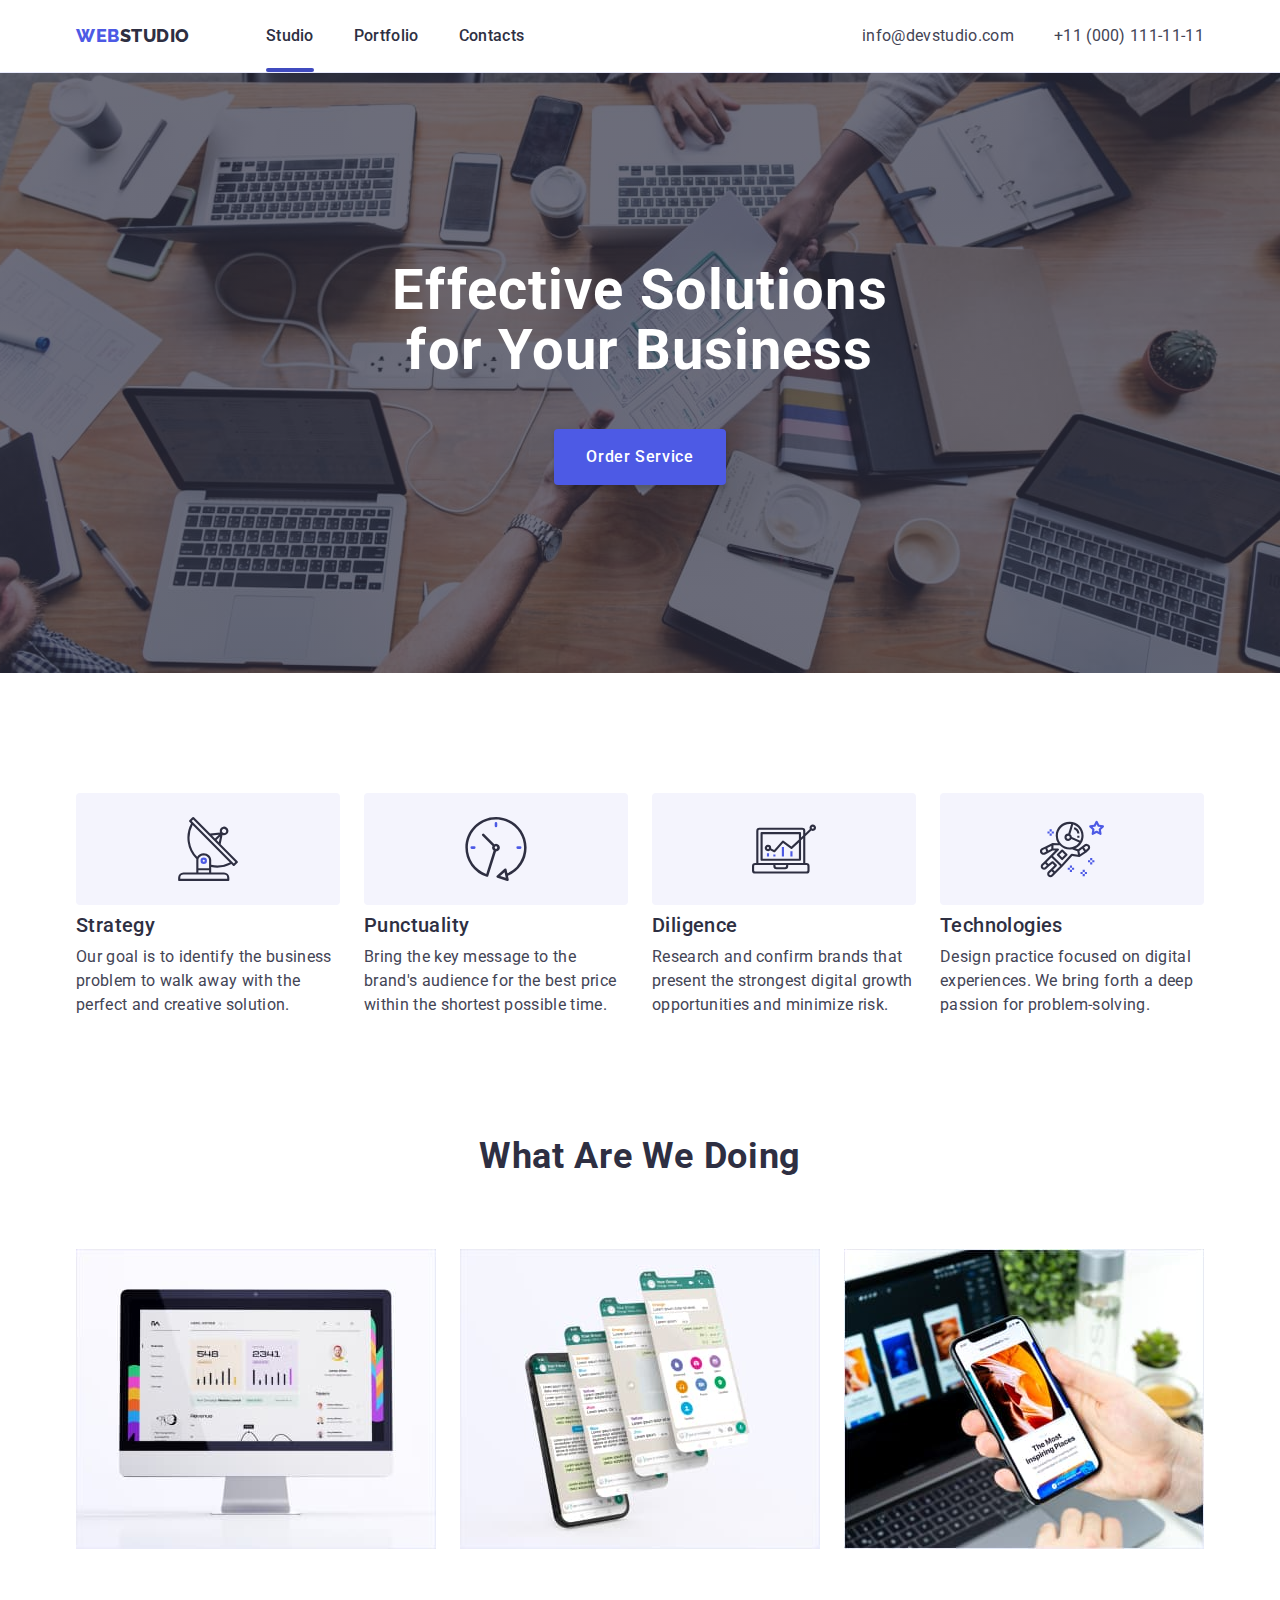
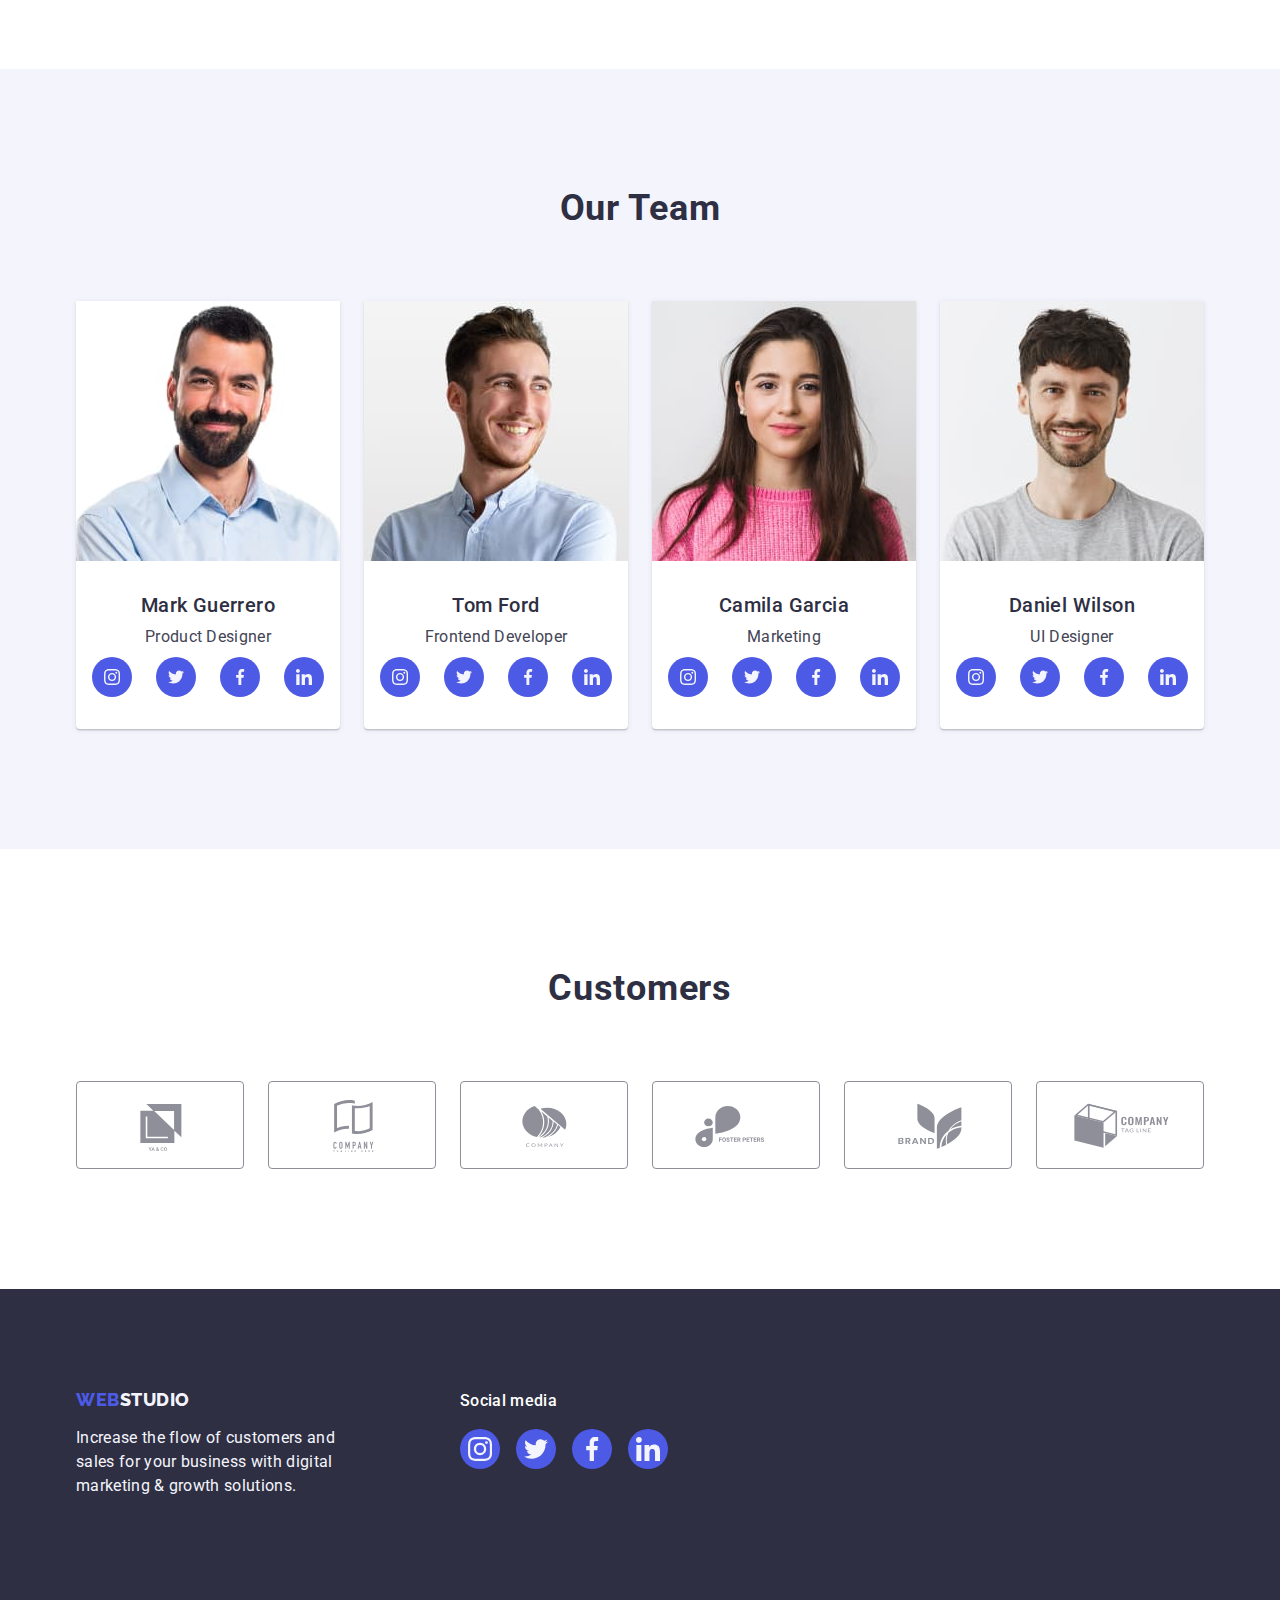
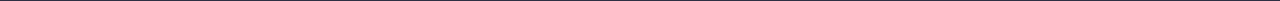
<file: index.html>
<!DOCTYPE html>
<html lang="en">
  <head>
    <meta charset="UTF-8" />
    <meta http-equiv="X-UA-Compatible" content="IE=edge" />
    <meta name="viewport" content="width=device-width, initial-scale=1.0" />
    <link rel="preconnect" href="https://fonts.googleapis.com" />
    <link rel="preconnect" href="https://fonts.gstatic.com" crossorigin />
    <link
      href="https://fonts.googleapis.com/css2?family=Raleway:wght@800&family=Roboto:wght@400;500;700;900&display=swap"
      rel="stylesheet"
    />
    <link
      rel="stylesheet"
      href="https://cdn.jsdelivr.net/npm/modern-normalize@1.1.0/modern-normalize.min.css"
    />
    <link rel="stylesheet" href="./css/styles.css" />
    <title>Main Page</title>
  </head>
  <body>
    <!-- Top line -->
    <header class="border">
      <div class="container header-container">
        <nav class="header-flex">
          <a href="./index.html" class="logo link"
            >Web<span class="logo-studio">Studio</span></a
          >
          <ul class="list nav-flex">
            <li>
              <a href="./index.html" class="header-nav link current">Studio</a>
            </li>
            <li>
              <a href="./portfolio.html" class="header-nav link">Portfolio</a>
            </li>
            <li>
              <a href="" class="header-nav link">Contacts</a>
            </li>
          </ul>
        </nav>
        <address class="address">
          <ul class="adress-flex list">
            <li>
              <a href="mailto:info@devstudio.com" class="address link"
                >info@devstudio.com</a
              >
            </li>
            <li>
              <a href="tel:+110001111111" class="address link"
                >+11 (000) 111-11-11</a
              >
            </li>
          </ul>
        </address>
      </div>
    </header>
    <main>
      <!-- Hero image -->
      <section class="hero-section">
        <div class="container hero-box">
          <h1 class="hero-title">Effective Solutions for Your Business</h1>
          <button class="hero-button" type="button" data-modal-open>
            Order Service
          </button>
        </div>
      </section>

      <!-- Section-1 -->
      <section class="section-conteiner">
        <div class="container">
          <h2 class="visualy-hidden title">About us</h2>
          <ul class="flex-list list">
            <li class="flex-list-section">
              <div class="section-icons">
                <svg width="64" height="64">
                  <use href="./images/icons.svg#icon-antenna"></use>
                </svg>
              </div>
              <h3 class="section-title">Strategy</h3>
              <p class="section-text">
                Our goal is to identify the business problem to walk away with
                the perfect and creative solution.
              </p>
            </li>
            <li class="flex-list-section">
              <div class="section-icons">
                <svg width="64" height="64">
                  <use href="./images/icons.svg#icon-clock"></use>
                </svg>
              </div>
              <h3 class="section-title">Punctuality</h3>
              <p class="section-text">
                Bring the key message to the brand's audience for the best price
                within the shortest possible time.
              </p>
            </li>
            <li class="flex-list-section">
              <div class="section-icons">
                <svg width="64" height="64">
                  <use href="./images/icons.svg#icon-diagram"></use>
                </svg>
              </div>
              <h3 class="section-title">Diligence</h3>
              <p class="section-text">
                Research and confirm brands that present the strongest digital
                growth opportunities and minimize risk.
              </p>
            </li>
            <li class="flex-list-section">
              <div class="section-icons">
                <svg width="64" height="64">
                  <use href="./images/icons.svg#icon-astronaut"></use>
                </svg>
              </div>
              <h3 class="section-title">Technologies</h3>
              <p class="section-text">
                Design practice focused on digital experiences. We bring forth a
                deep passion for problem-solving.
              </p>
            </li>
          </ul>
        </div>
      </section>
      <!-- Section 2 -->
      <section class="container-section">
        <div class="container">
          <h2 class="title-style">What are we doing</h2>
          <ul class="flex-imag list">
            <li class="container-img">
              <img src="./images/rectangle71.jpg" alt="monitor" width="360" />
            </li>
            <li class="container-img">
              <img
                src="./images/rectangle711.jpg"
                alt="telephones"
                width="360"
              />
            </li>
            <li class="container-img">
              <img src="./images/rectangle712.jpg" alt="telephon" width="360" />
            </li>
          </ul>
        </div>
      </section>
      <!-- Section 3 -->
      <section class="backgroun-color-section">
        <div class="container">
          <h2 class="title-style-section">Our Team</h2>
          <ul class="card-set list">
            <li class="card-style">
              <img src="./images/img.jpg" alt="Mark Guerrero" width="264" />
              <div class="card-prof">
                <h3 class="title-style-name">Mark Guerrero</h3>
                <p class="text-style-section">Product Designer</p>
                <ul class="socials list">
                  <li class="socials-item">
                    <a
                      class="socials-link link"
                      href="https.//instagram.com"
                      target="_blank"
                      rel="noopener noreferrer"
                      aria-label="instagram icon"
                    >
                      <svg class="socials-icon" width="16" height="16">
                        <use href="./images/icons.svg#icon-instagram"></use>
                      </svg>
                    </a>
                  </li>
                  <li class="socials-item">
                    <a
                      class="socials-link link"
                      href="https.//twitter.com"
                      target="_blank"
                      rel="noopener noreferrer"
                      aria-label="twitter icon"
                      ><svg class="socials-icon" width="16" height="16">
                        <use href="./images/icons.svg#icon-twitter"></use>
                      </svg>
                    </a>
                  </li>
                  <li class="socials-item">
                    <a
                      class="socials-link link"
                      href="https.//facebook.com"
                      target="_blank"
                      rel="noopener noreferrer"
                      aria-label="facebook icon"
                      ><svg class="socials-icon" width="16" height="16">
                        <use href="./images/icons.svg#icon-facebook"></use>
                      </svg>
                    </a>
                  </li>
                  <li class="socials-item">
                    <a
                      class="socials-link link"
                      href="https.//linkedin.com"
                      target="_blank"
                      rel="noopener noreferrer"
                      aria-label="linkedin icon"
                      ><svg class="socials-icon" width="16" height="16">
                        <use href="./images/icons.svg#icon-linkedin"></use>
                      </svg>
                    </a>
                  </li>
                </ul>
              </div>
            </li>
            <li class="card-style">
              <img src="./images/img1.jpg" alt="Tom Ford" width="264" />
              <div class="card-prof">
                <h3 class="title-style-name">Tom Ford</h3>
                <p class="text-style-section">Frontend Developer</p>
                <ul class="socials list">
                  <li class="socials-item">
                    <a
                      class="socials-link link"
                      href="https.//instagram.com"
                      target="_blank"
                      rel="noopener noreferrer"
                      aria-label="instagram icon"
                    >
                      <svg class="socials-icon" width="16" height="16">
                        <use href="./images/icons.svg#icon-instagram"></use>
                      </svg>
                    </a>
                  </li>
                  <li class="socials-item">
                    <a
                      class="socials-link link"
                      href="https.//twitter.com"
                      target="_blank"
                      rel="noopener noreferrer"
                      aria-label="twitter icon"
                      ><svg class="socials-icon" width="16" height="16">
                        <use href="./images/icons.svg#icon-twitter"></use>
                      </svg>
                    </a>
                  </li>
                  <li class="socials-item">
                    <a
                      class="socials-link link"
                      href="https.//facebook.com"
                      target="_blank"
                      rel="noopener noreferrer"
                      aria-label="facebook icon"
                      ><svg class="socials-icon" width="16" height="16">
                        <use href="./images/icons.svg#icon-facebook"></use>
                      </svg>
                    </a>
                  </li>
                  <li class="socials-item">
                    <a
                      class="socials-link link"
                      href="https.//linkedin.com"
                      target="_blank"
                      rel="noopener noreferrer"
                      aria-label="linkedin icon"
                      ><svg class="socials-icon" width="16" height="16">
                        <use href="./images/icons.svg#icon-linkedin"></use>
                      </svg>
                    </a>
                  </li>
                </ul>
              </div>
            </li>
            <li class="card-style">
              <img src="./images/img2.jpg" alt="Camila Garcia" width="264" />
              <div class="card-prof">
                <h3 class="title-style-name">Camila Garcia</h3>
                <p class="text-style-section">Marketing</p>
                <ul class="socials list">
                  <li class="socials-item">
                    <a
                      class="socials-link link"
                      href="https.//instagram.com"
                      target="_blank"
                      rel="noopener noreferrer"
                      aria-label="instagram icon"
                    >
                      <svg class="socials-icon" width="16" height="16">
                        <use href="./images/icons.svg#icon-instagram"></use>
                      </svg>
                    </a>
                  </li>
                  <li class="socials-item">
                    <a
                      class="socials-link link"
                      href="https.//twitter.com"
                      target="_blank"
                      rel="noopener noreferrer"
                      aria-label="twitter icon"
                      ><svg class="socials-icon" width="16" height="16">
                        <use href="./images/icons.svg#icon-twitter"></use>
                      </svg>
                    </a>
                  </li>
                  <li class="socials-item">
                    <a
                      class="socials-link link"
                      href="https.//facebook.com"
                      target="_blank"
                      rel="noopener noreferrer"
                      aria-label="facebook icon"
                      ><svg class="socials-icon" width="16" height="16">
                        <use href="./images/icons.svg#icon-facebook"></use>
                      </svg>
                    </a>
                  </li>
                  <li class="socials-item">
                    <a
                      class="socials-link link"
                      href="https.//linkedin.com"
                      target="_blank"
                      rel="noopener noreferrer"
                      aria-label="linkedin icon"
                      ><svg class="socials-icon" width="16" height="16">
                        <use href="./images/icons.svg#icon-linkedin"></use>
                      </svg>
                    </a>
                  </li>
                </ul>
              </div>
            </li>
            <li class="card-style">
              <img src="./images/img3.jpg" alt="Daniel Wilson" width="264" />
              <div class="card-prof">
                <h3 class="title-style-name">Daniel Wilson</h3>
                <p class="text-style-section">UI Designer</p>
                <ul class="socials list">
                  <li class="socials-item">
                    <a
                      class="socials-link link"
                      href="https.//instagram.com"
                      target="_blank"
                      rel="noopener noreferrer"
                      aria-label="instagram icon"
                    >
                      <svg class="socials-icon" width="16" height="16">
                        <use href="./images/icons.svg#icon-instagram"></use>
                      </svg>
                    </a>
                  </li>
                  <li class="socials-item">
                    <a
                      class="socials-link link"
                      href="https.//twitter.com"
                      target="_blank"
                      rel="noopener noreferrer"
                      aria-label="twitter icon"
                      ><svg class="socials-icon" width="16" height="16">
                        <use href="./images/icons.svg#icon-twitter"></use>
                      </svg>
                    </a>
                  </li>
                  <li class="socials-item">
                    <a
                      class="socials-link link"
                      href="https.//facebook.com"
                      target="_blank"
                      rel="noopener noreferrer"
                      aria-label="facebook icon"
                      ><svg class="socials-icon" width="16" height="16">
                        <use href="./images/icons.svg#icon-facebook"></use>
                      </svg>
                    </a>
                  </li>
                  <li class="socials-item">
                    <a
                      class="socials-link link"
                      href="https.//linkedin.com"
                      target="_blank"
                      rel="noopener noreferrer"
                      aria-label="linkedin icon"
                      ><svg class="socials-icon" width="16" height="16">
                        <use href="./images/icons.svg#icon-linkedin"></use>
                      </svg>
                    </a>
                  </li>
                </ul>
              </div>
            </li>
          </ul>
        </div>
      </section>
      <!-- Section-4  -->
      <section class="backgroun-section">
        <div class="container">
          <h2 class="title-icon">Customers</h2>
          <ul class="list container-icon">
            <li class="link-icon">
              <a
                class="compani-link link"
                href=""
                target="_blank"
                rel="noopener noreferrer"
                aria-label="linkedin icon"
                ><svg class="compani-icon" width="104" height="56">
                  <use href="./images/icons.svg#icon-Logo-1"></use>
                </svg>
              </a>
            </li>
            <li class="link-icon">
              <a
                class="compani-link link"
                href="https.//linkedin.com"
                target="_blank"
                rel="noopener noreferrer"
                aria-label="linkedin icon"
                ><svg class="compani-icon" width="104" height="56">
                  <use href="./images/icons.svg#icon-Logo-2"></use>
                </svg>
              </a>
            </li>
            <li class="link-icon">
              <a
                class="compani-link link"
                href="https.//linkedin.com"
                target="_blank"
                rel="noopener noreferrer"
                aria-label="linkedin icon"
                ><svg class="compani-icon" width="104" height="56">
                  <use href="./images/icons.svg#icon-Logo-3"></use>
                </svg>
              </a>
            </li>
            <li class="link-icon">
              <a
                class="compani-link link"
                href="https.//linkedin.com"
                target="_blank"
                rel="noopener noreferrer"
                aria-label="linkedin icon"
                ><svg class="compani-icon" width="104" height="56">
                  <use href="./images/icons.svg#icon-Logo-4"></use>
                </svg>
              </a>
            </li>
            <li class="link-icon">
              <a
                class="compani-link link"
                href="https.//linkedin.com"
                target="_blank"
                rel="noopener noreferrer"
                aria-label="linkedin icon"
                ><svg class="compani-icon" width="104" height="56">
                  <use href="./images/icons.svg#icon-Logo-5"></use>
                </svg>
              </a>
            </li>
            <li class="link-icon">
              <a
                class="compani-link link"
                href="https.//linkedin.com"
                target="_blank"
                rel="noopener noreferrer"
                aria-label="linkedin icon"
                ><svg class="compani-icon" width="104" height="56">
                  <use href="./images/icons.svg#icon-Logo-6"></use>
                </svg>
              </a>
            </li>
          </ul>
        </div>
      </section>
    </main>
    <!-- Footer -->
    <footer class="footer">
      <div class="container footer-conteiner">
        <div class="footer-logo">
          <a href="./index.html" class="link logo-footer-item"
            >Web<span class="logo-studio-footer">Studio</span></a
          >
          <p class="text-footer">
            Increase the flow of customers and sales for your business with
            digital marketing & growth solutions.
          </p>
        </div>
        <div class="container-icon-footer">
          <p class="icon-text">Social media</p>
          <ul class="list icon-list-footer">
            <li class="footer-icon">
              <a
                class="link footer-link"
                href="https.//instagram.com"
                target="_blank"
                rel="noopener noreferrer"
                aria-label="instagram icon"
              >
                <svg class="icon-item" width="24" height="24">
                  <use href="./images/icons.svg#icon-instagram"></use>
                </svg>
              </a>
            </li>
            <li class="footer-icon">
              <a
                class="link footer-link"
                href="https.//twitter.com"
                target="_blank"
                rel="noopener noreferrer"
                aria-label="twitter icon"
                ><svg class="icon-item" width="24" height="24">
                  <use href="./images/icons.svg#icon-twitter"></use>
                </svg>
              </a>
            </li>
            <li class="footer-icon">
              <a
                class="link footer-link"
                href="https.//facebook.com"
                target="_blank"
                rel="noopener noreferrer"
                aria-label="facebook icon"
                ><svg class="icon-item" width="24" height="24">
                  <use href="./images/icons.svg#icon-facebook"></use>
                </svg>
              </a>
            </li>
            <li class="footer-icon">
              <a
                class="link footer-link"
                href="https.//linkedin.com"
                target="_blank"
                rel="noopener noreferrer"
                aria-label="linkedin icon"
                ><svg class="icon-item" width="24" height="24">
                  <use href="./images/icons.svg#icon-linkedin"></use>
                </svg>
              </a>
            </li>
          </ul>
        </div>
      </div>
    </footer>
    <!-- Modal window -->
    <div class="bacdrop is-hidden" data-modal>
      <div class="modal">
        <button class="modal-btn" type="button" data-modal-close>
          <svg class="modal-icon" width="8" height="8">
            <use href="./images/icons.svg#icon-Vector"></use>
          </svg>
        </button>
      </div>
    </div>
    <script src="./js/modal.js"></script>
  </body>
</html>
</file>
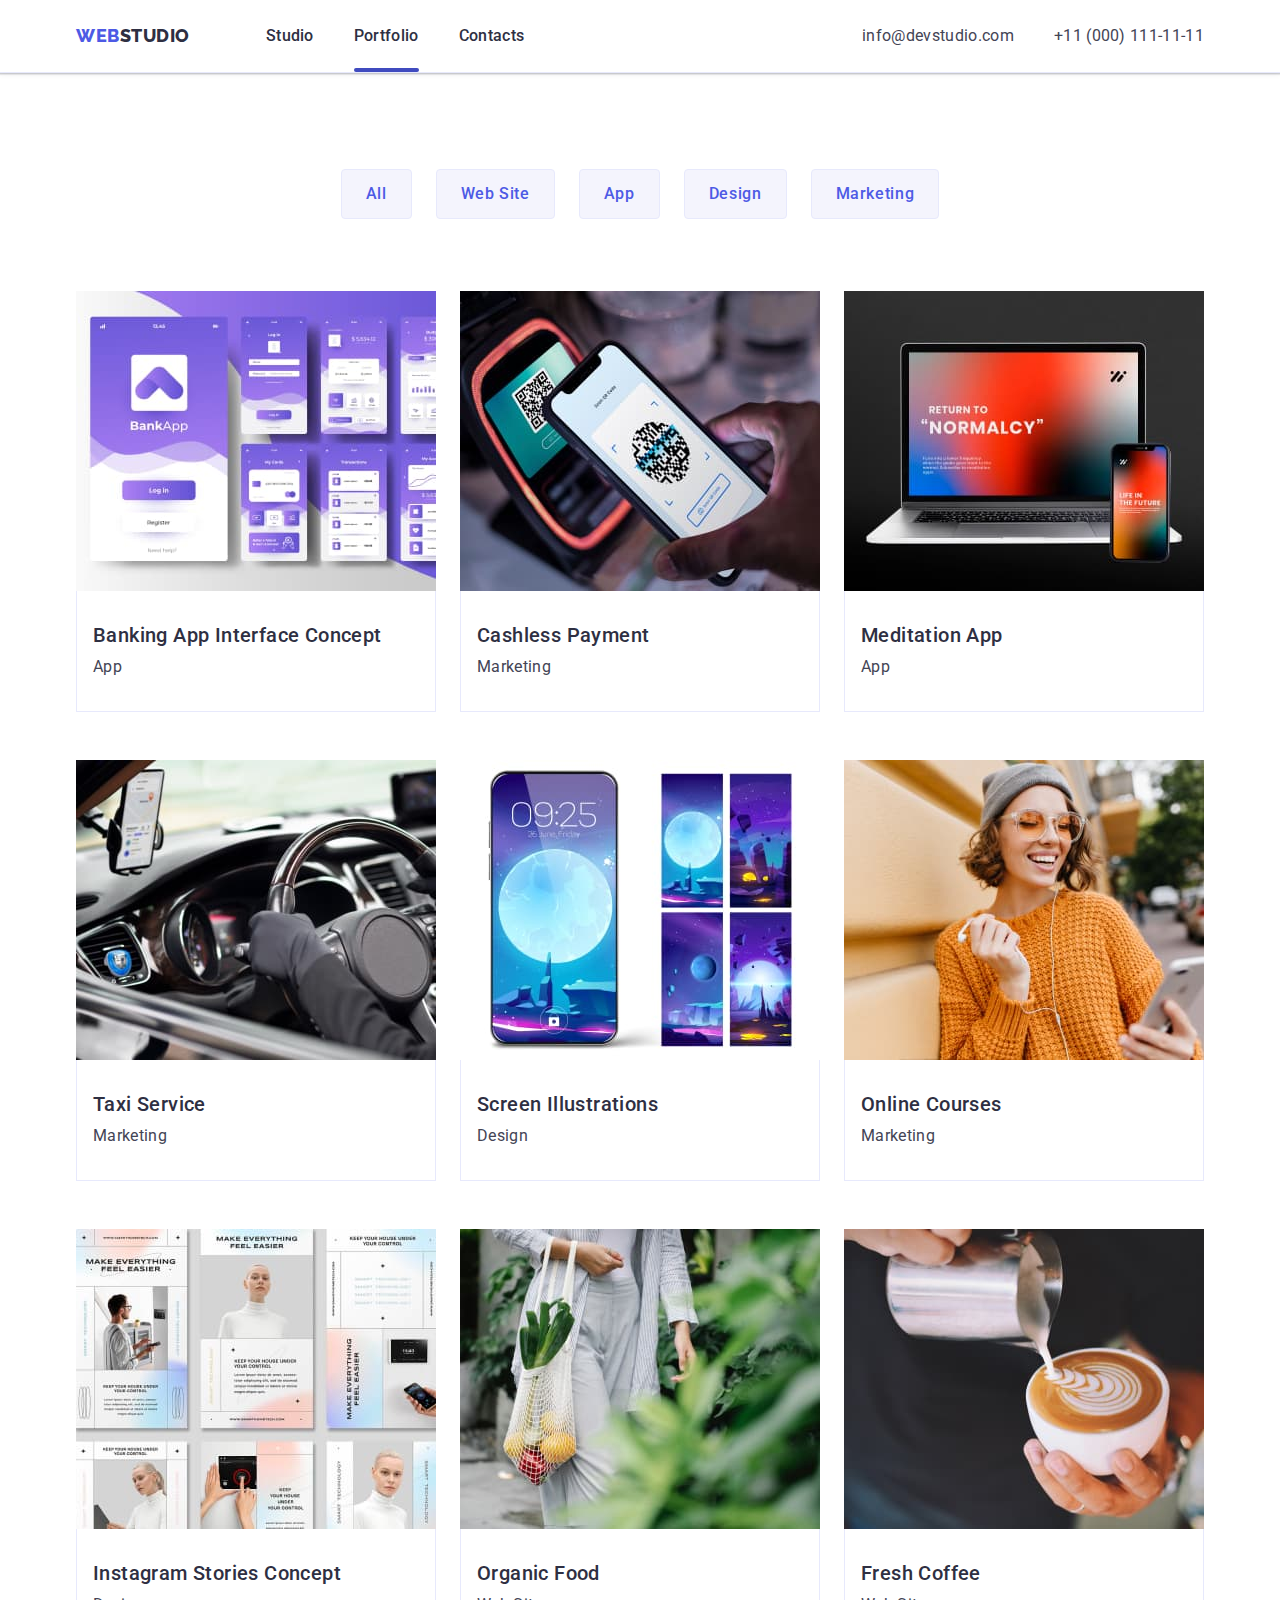
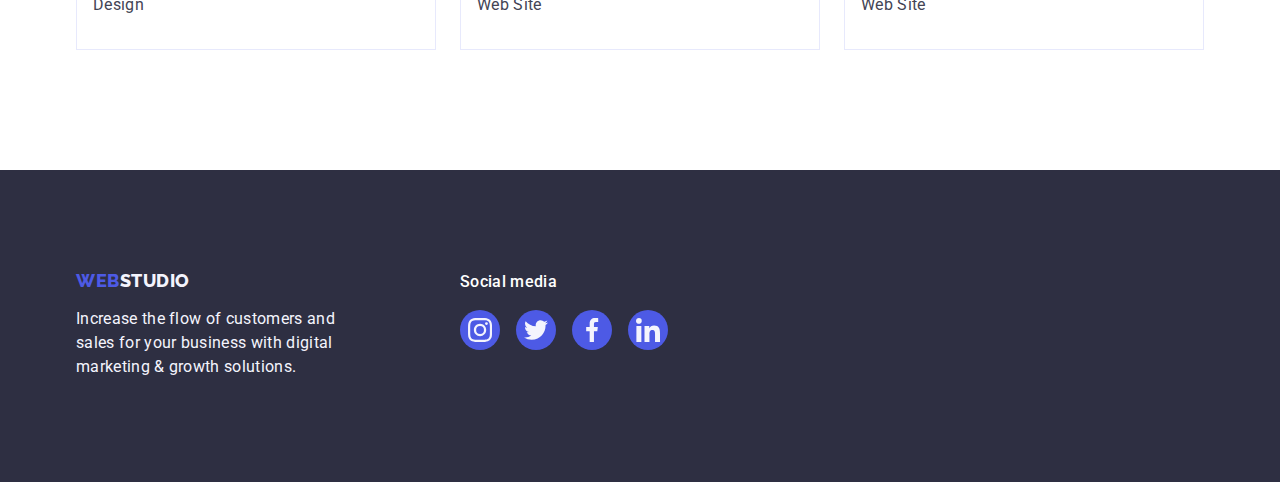
<file: portfolio.html>
<!DOCTYPE html>
<html lang="en">
  <head>
    <meta charset="UTF-8" />
    <meta http-equiv="X-UA-Compatible" content="IE=edge" />
    <meta name="viewport" content="width=device-width, initial-scale=1.0" />
    <link rel="preconnect" href="https://fonts.googleapis.com" />
    <link rel="preconnect" href="https://fonts.gstatic.com" crossorigin />
    <link
      href="https://fonts.googleapis.com/css2?family=Raleway:wght@800&family=Roboto:wght@400;500;700;900&display=swap"
      rel="stylesheet"
    />
    <link
      rel="stylesheet"
      href="https://cdn.jsdelivr.net/npm/modern-normalize@1.1.0/modern-normalize.min.css"
    />
    <link rel="stylesheet" href="./css/styles.css" />
    <title>Portfolio</title>
  </head>
  <body>
    <!-- Top line -->
    <header class="border">
      <div class="container header-container">
        <nav class="header-flex">
          <a href="./index.html" class="logo link"
            >Web<span class="logo-studio">Studio</span></a
          >
          <ul class="list nav-flex">
            <li>
              <a href="./index.html" class="header-nav link">Studio</a>
            </li>
            <li>
              <a href="./portfolio.html" class="header-nav link current"
                >Portfolio</a
              >
            </li>
            <li><a href="" class="header-nav link">Contacts</a></li>
          </ul>
        </nav>
        <address class="address">
          <ul class="adress-flex list">
            <li>
              <a href="mailto:info@devstudio.com" class="address link"
                >info@devstudio.com</a
              >
            </li>
            <li>
              <a href="tel:+110001111111" class="address link"
                >+11 (000) 111-11-11</a
              >
            </li>
          </ul>
        </address>
      </div>
    </header>
    <main>
      <section class="container-main">
        <div class="container">
          <!-- Filters -->

          <h1 class="visualy-hidden title">Navigation links</h1>
          <ul class="filters-flex list">
            <li class="filters-flex-link">
              <button type="button" class="filters link">All</button>
            </li>
            <li class="filters-flex-link">
              <button type="button" class="filters link">Web Site</button>
            </li>
            <li class="filters-flex-link">
              <button type="button" class="filters link">App</button>
            </li>
            <li>
              <button type="button" class="filters link">Design</button>
            </li>
            <li class="filters-flex-link">
              <button type="button" class="filters link">Marketing</button>
            </li>
          </ul>

          <!-- Row 1 -->

          <ul class="flex-gallery list">
            <li class="border-gallery">
              <a href="" class="link gallery-link">
                <div class="label-box">
                  <img
                    src="./images/img_1.jpg"
                    alt="Banking App Interface Concept"
                    width="360"
                    height="300"
                  />
                  <div class="overley">
                    <p class="overley-label">
                      14 Stylish and User-Friendly App Design Concepts · Task
                      Manager App · Calorie Tracker App · Exotic Fruit Ecommerce
                      App · Cloud Storage App
                    </p>
                  </div>
                </div>
                <div class="text-galery">
                  <h2 class="title-row">Banking App Interface Concept</h2>
                  <p class="text-row">App</p>
                </div></a
              >
            </li>
            <li class="border-gallery">
              <a href="" class="link gallery-link">
                <div class="label-box">
                  <img
                    src="./images/img_2.jpg"
                    alt="Cashless Payment"
                    width="360"
                    height="300"
                  />
                  <div class="overley">
                    <p class="overley-label">
                      14 Stylish and User-Friendly App Design Concepts · Task
                      Manager App · Calorie Tracker App · Exotic Fruit Ecommerce
                      App · Cloud Storage App
                    </p>
                  </div>
                </div>
                <div class="text-galery">
                  <h2 class="title-row">Cashless Payment</h2>
                  <p class="text-row">Marketing</p>
                </div></a
              >
            </li>
            <li class="border-gallery">
              <a href="" class="link gallery-link">
                <div class="label-box">
                  <img
                    src="./images/img_3.jpg"
                    alt="Meditation App"
                    width="360"
                    height="300"
                  />
                  <div class="overley">
                    <p class="overley-label">
                      14 Stylish and User-Friendly App Design Concepts · Task
                      Manager App · Calorie Tracker App · Exotic Fruit Ecommerce
                      App · Cloud Storage App
                    </p>
                  </div>
                </div>
                <div class="text-galery">
                  <h2 class="title-row">Meditation App</h2>
                  <p class="text-row">App</p>
                </div></a
              >
            </li>
            <!-- Row 2 -->
            <li class="border-gallery">
              <a href="" class="link gallery-link">
                <div class="label-box">
                  <img
                    src="./images/img_4.jpg"
                    alt="Taxi Service"
                    width="360"
                    height="300"
                  />
                  <div class="overley">
                    <p class="overley-label">
                      14 Stylish and User-Friendly App Design Concepts · Task
                      Manager App · Calorie Tracker App · Exotic Fruit Ecommerce
                      App · Cloud Storage App
                    </p>
                  </div>
                </div>
                <div class="text-galery">
                  <h2 class="title-row">Taxi Service</h2>
                  <p class="text-row">Marketing</p>
                </div></a
              >
            </li>
            <li class="border-gallery">
              <a href="" class="link gallery-link">
                <div class="label-box">
                  <img
                    src="./images/img_5.jpg"
                    alt="Screen Illustrations"
                    width="360"
                    height="300"
                  />
                  <div class="overley">
                    <p class="overley-label">
                      14 Stylish and User-Friendly App Design Concepts · Task
                      Manager App · Calorie Tracker App · Exotic Fruit Ecommerce
                      App · Cloud Storage App
                    </p>
                  </div>
                </div>
                <div class="text-galery">
                  <h2 class="title-row">Screen Illustrations</h2>
                  <p class="text-row">Design</p>
                </div></a
              >
            </li>
            <li class="border-gallery">
              <a href="" class="link gallery-link">
                <div class="label-box">
                  <img
                    src="./images/img_6.jpg"
                    alt="Online Courses"
                    width="360"
                    height="300"
                  />
                  <div class="overley">
                    <p class="overley-label">
                      14 Stylish and User-Friendly App Design Concepts · Task
                      Manager App · Calorie Tracker App · Exotic Fruit Ecommerce
                      App · Cloud Storage App
                    </p>
                  </div>
                </div>
                <div class="text-galery">
                  <h2 class="title-row">Online Courses</h2>
                  <p class="text-row">Marketing</p>
                </div></a
              >
            </li>
            <!-- Row 3 -->
            <li class="border-gallery">
              <a href="" class="link gallery-link">
                <div class="label-box">
                  <img
                    src="./images/img_7.jpg"
                    alt="Instagram Stories Concept"
                    width="360"
                    height="300"
                  />
                  <div class="overley">
                    <p class="overley-label">
                      14 Stylish and User-Friendly App Design Concepts · Task
                      Manager App · Calorie Tracker App · Exotic Fruit Ecommerce
                      App · Cloud Storage App
                    </p>
                  </div>
                </div>
                <div class="text-galery">
                  <h2 class="title-row">Instagram Stories Concept</h2>
                  <p class="text-row">Design</p>
                </div></a
              >
            </li>
            <li class="border-gallery">
              <a href="" class="link gallery-link">
                <div class="label-box">
                  <img
                    src="./images/img_8.jpg"
                    alt="Organic Food"
                    width="360"
                    height="300"
                  />
                  <div class="overley">
                    <p class="overley-label">
                      14 Stylish and User-Friendly App Design Concepts · Task
                      Manager App · Calorie Tracker App · Exotic Fruit Ecommerce
                      App · Cloud Storage App
                    </p>
                  </div>
                </div>
                <div class="text-galery">
                  <h2 class="title-row">Organic Food</h2>
                  <p class="text-row">Web Site</p>
                </div></a
              >
            </li>
            <li class="border-gallery">
              <a href="" class="link gallery-link">
                <div class="label-box">
                  <img
                    src="./images/img_9.jpg"
                    alt="Fresh Coffee"
                    width="360"
                    height="300"
                  />
                  <div class="overley">
                    <p class="overley-label">
                      14 Stylish and User-Friendly App Design Concepts · Task
                      Manager App · Calorie Tracker App · Exotic Fruit Ecommerce
                      App · Cloud Storage App
                    </p>
                  </div>
                </div>
                <div class="text-galery">
                  <h2 class="title-row">Fresh Coffee</h2>
                  <p class="text-row">Web Site</p>
                </div></a
              >
            </li>
          </ul>
        </div>
      </section>
    </main>
    <!-- Footer -->
    <footer class="footer">
      <div class="container footer-conteiner">
        <div class="footer-logo">
          <a href="./index.html" class="link logo-footer-item"
            >Web<span class="logo-studio-footer">Studio</span></a
          >
          <p class="text-footer">
            Increase the flow of customers and sales for your business with
            digital marketing & growth solutions.
          </p>
        </div>
        <div class="container-icon-footer">
          <p class="icon-text">Social media</p>
          <ul class="list icon-list-footer">
            <li class="footer-icon">
              <a
                class="link footer-link"
                href="https.//instagram.com"
                target="_blank"
                rel="noopener noreferrer"
                aria-label="instagram icon"
              >
                <svg class="" width="24" height="24">
                  <use href="./images/icons.svg#icon-instagram"></use>
                </svg>
              </a>
            </li>
            <li>
              <a
                class="link footer-link"
                href="https.//twitter.com"
                target="_blank"
                rel="noopener noreferrer"
                aria-label="twitter icon"
                ><svg class="" width="24" height="24">
                  <use href="./images/icons.svg#icon-twitter"></use>
                </svg>
              </a>
            </li>
            <li>
              <a
                class="link footer-link"
                href="https.//facebook.com"
                target="_blank"
                rel="noopener noreferrer"
                aria-label="facebook icon"
                ><svg class="" width="24" height="24">
                  <use href="./images/icons.svg#icon-facebook"></use>
                </svg>
              </a>
            </li>
            <li>
              <a
                class="link footer-link"
                href="https.//linkedin.com"
                target="_blank"
                rel="noopener noreferrer"
                aria-label="linkedin icon"
                ><svg class="" width="24" height="24">
                  <use href="./images/icons.svg#icon-linkedin"></use>
                </svg>
              </a>
            </li>
          </ul>
        </div>
      </div>
    </footer>
  </body>
</html>
</file>
<file: css/styles.css>
:root {
  /* color  */
  --color-iris: #4d5ae5;
  --color-ocean: #404bbf;
  --color-navy-blue: #2e2f42;
  --color-green: #31d0aa;
  --color-slate: #434455;
  --color-light-slate: #8e8f99;
  --color-cornflower: #e7e9fc;
  --color-cloud: #f4f4fd;
  --color-navy-blue-modal: #2e2f42;
  --color-grey: #2e2f42;
  --color-white: #ffffff;
  --color-dairy: #fcfcfc;
  /* TYPE  */
  --primary-front: "Roboto", sans-serif;
  --logo-font: "Raleway", sans-serif;
}
h1,
h2,
h3,
p,
ul {
  margin: 0;
  padding: 0px;
}
img {
  display: block;
  max-width: 100%;
  height: auto;
}
.link {
  text-decoration: none;
}
.list {
  list-style: none;
  padding: 0;
  margin: 0;
}
body {
  font-family: var(--primary-front);
  color: var(--color-slate);
  background-color: var(--color-white);
}
.container {
  width: 1158px;
  padding: 0px 15px;
  margin: 0 auto;
}

/* Top line header*/
/* logo  */

.header-container {
  display: flex;
  align-items: center;
}
.border {
  border-bottom: 1px solid #e7e9fc;
  box-shadow: 0px 2px 1px rgba(46, 47, 66, 0.08),
    0px 1px 1px rgba(46, 47, 66, 0.16), 0px 1px 6px rgba(46, 47, 66, 0.08);
}

.logo {
  font-family: "Raleway", sans-serif;
  font-weight: 800;
  font-size: 18px;
  line-height: 1.17;
  letter-spacing: 0.03em;
  text-transform: uppercase;

  color: var(--color-iris);
  margin-right: 76px;
  padding: 0px;
  flex: start;
}

.logo-studio {
  color: var(--color-navy-blue);
}

.nav-flex {
  display: flex;
  gap: 40px;
  padding-top: 24px;
  padding-bottom: 24px;
}

.header-flex {
  display: flex;
  align-items: center;
  margin-right: auto;
}

.header-nav {
  font-family: var(--primary-front);
  font-weight: 500;
  font-size: 16px;
  line-height: 1.5;
  letter-spacing: 0.02em;

  color: var(--color-navy-blue);
  padding: 24px 0;
  position: relative;

  transition-property: color;
  transition-duration: 250ms;
  transition-timing-function: cubic-bezier(0.4, 0, 0.2, 1);
}

.header-nav:hover,
.header-nav:focus {
  color: var(--color-ocean);
}
.header-nav::after {
  content: "";
  position: absolute;
  width: 100%;
  height: 4px;
  border-radius: 2px;
  display: block;
  bottom: -3px;
}
.header-nav.current::after,
.header-nav.current:hover::after,
.header-nav.current:focus::after {
  background-color: var(--color-ocean);
}
.header-nav.current::after {
  color: var(--color-ocean);
}

.adress-flex {
  display: flex;
  gap: 40px;
  padding-top: 24px;
  padding-bottom: 24px;
}

.address {
  font-family: var(--primary-front);
  font-style: normal;
  font-size: 16px;
  line-height: 1.5;

  letter-spacing: 0.02em;

  color: var(--color-slate);

  transition-property: color;
  transition-duration: 250ms;
  transition-timing-function: cubic-bezier(0.4, 0, 0.2, 1);
}
.address:hover,
.address:focus {
  color: var(--color-ocean);
}

/* Hero image */
.hero-section {
  background-color: var(--color-navy-blue);
  background-image: linear-gradient(
      rgba(46, 47, 66, 0.7),
      rgba(46, 47, 66, 0.7)
    ),
    url(../images/people-office.jpg);

  background-repeat: no-repeat;
  background-position: center;
  background-size: cover;
  max-width: 1440px;
  padding-top: 188px;
  padding-bottom: 188px;
  margin: 0 auto;
}

.hero-title {
  font-weight: 700;
  font-size: 56px;
  line-height: 1.07;
  letter-spacing: 0.02em;
  text-align: center;
  color: var(--color-white);
  max-width: 496px;
  height: 120px;
  margin: 0 auto 48px;
}

.hero-button {
  display: block;
  margin: 0 auto;
  border: none;
  min-width: 169px;
  height: 56px;
  padding-top: 16px;
  padding-bottom: 16px;
  padding-left: 32px;
  padding-right: 32px;
  border-radius: 4px;
  cursor: pointer;

  font-family: "Roboto", sans-serif;
  font-weight: 500;
  font-size: 16px;
  line-height: 1.5;
  letter-spacing: 0.04em;

  color: var(--color-white);
  background: var(--color-iris);
  box-shadow: 0px 4px 4px rgba(0, 0, 0, 0.15);

  transition-property: background-color;
  transition-duration: 250ms;
  transition-timing-function: cubic-bezier(0.4, 0, 0.2, 1);
}
.hero-button:hover,
.hero-button:focus {
  background-color: var(--color-ocean);
  cursor: pointer;
}
/* Section-1 */
.visualy-hidden {
  position: absolute;
  width: 1px;
  height: 1px;
  margin: -1px;
  border: 0px;
  padding: 0px;
  white-space: nowrap;
  clip-path: inherit(100%);
  clip: rect(0 0 0);
  overflow: hidden;
}
.section-conteiner {
  padding-top: 120px;
  padding-bottom: 120px;
}
.section-title {
  font-weight: 500;
  font-size: 20px;
  line-height: 1.2;

  letter-spacing: 0.02em;

  color: var(--color-navy-blue);
  margin-bottom: 8px;
}
.section-text {
  font-size: 16px;
  line-height: 1.5;

  letter-spacing: 0.02em;

  color: var(--color-slate);
}
.flex-list {
  display: flex;
  align-items: flex-start;
}
.flex-list-section {
  flex-basis: calc((100% - 3 * 24px) / 4);
  margin-right: 24px;
}
.flex-list-section:last-child {
  margin-right: 0px;
}
.section-icons {
  width: 264px;
  height: 112px;
  background: var(--color-cloud);
  border-radius: 4px;
  margin-bottom: 8px;
  display: flex;
  align-items: center;
  justify-content: center;
}

/* Section 2 */
.container-section {
  padding-bottom: 120px;
}
.title-style {
  font-weight: 700;
  font-size: 36px;
  line-height: 1.11;

  letter-spacing: 0.02em;
  text-align: center;
  text-transform: capitalize;

  color: var(--color-navy-blue);
  margin-bottom: 72px;
}
.flex-imag {
  display: flex;
  align-items: flex-start;
  gap: 24px;
  margin-top: 72px;
}
.container-img {
  flex-basis: calc((100% / 4)-24px);
}

/* Section 3 */
.backgroun-color-section {
  background: var(--color-cloud);
  padding: 120px 0;
}

.card-set {
  display: flex;
  flex-wrap: wrap;
  gap: 24px;
}
.card-style {
  min-height: 380px;
  flex-basis: calc((100% - 72px) / 4);
  box-shadow: 0px 1px 6px rgba(46, 47, 66, 0.08),
    0px 1px 1px rgba(46, 47, 66, 0.16), 0px 2px 1px rgba(46, 47, 66, 0.08);
  background-color: var(--color-white);
  border-radius: 0px 0px 4px 4px;
}

.card-prof {
  padding-top: 32px;
  padding-bottom: 32px;
}
.title-style-section {
  font-weight: 700;
  font-size: 36px;
  line-height: 1.11;
  text-align: center;
  text-transform: capitalize;
  margin-bottom: 72px;

  letter-spacing: 0.02em;
  color: var(--color-navy-blue);
}
.title-style-name {
  font-weight: 500;
  font-size: 20px;
  line-height: 1.2;

  letter-spacing: 0.02em;
  text-align: center;

  color: var(--color-navy-blue);
  margin-bottom: 8px;
}
.text-style-section {
  margin-bottom: 8px;
  font-size: 16px;
  line-height: 1.5;

  letter-spacing: 0.02em;
  text-align: center;

  color: var(--color-slate);
}

.socials {
  display: flex;
  justify-content: center;
  align-items: center;
  gap: 24px;
}

.socials-link {
  display: flex;
  justify-content: center;
  width: 40px;
  height: 40px;
  background-color: var(--color-iris);
  border-radius: 50%;
  align-items: center;

  transition-property: background-color;
  transition-duration: 250ms;
  transition-timing-function: cubic-bezier(0.4, 0, 0.2, 1);
}
.socials-link:hover,
.socials-link:focus {
  background-color: var(--color-ocean);
}
.socials-icon {
  fill: var(--color-cloud);
}

/* Section-4  */

.backgroun-section {
  padding-top: 120px;
  padding-bottom: 120px;
}
.container-icon {
  display: flex;
  flex-direction: row;
  width: 1128px;
  height: 88px;
  gap: 24px;
}
.title-icon {
  font-weight: 700;
  font-size: 36px;
  line-height: 1.1;
  text-align: center;
  letter-spacing: 0.02em;
  text-transform: capitalize;

  color: var(--color-navy-blue);
  margin-bottom: 72px;
}
.compani-link {
  display: flex;
  justify-content: center;
  align-items: center;
  width: 100%;
  height: 100%;
  color: var(--color-light-slate);
  border: 1px solid var(--color-light-slate);
  border-radius: 4px;

  transition-property: color, border;
  transition-duration: 250ms;
  transition-timing-function: cubic-bezier(0.4, 0, 0.2, 1);
}

.compani-link:hover,
.compani-link:focus {
  color: var(--color-ocean);
  border: 1px solid var(--color-ocean);
}
.link-icon {
  width: 168px;
  height: 88px;
}
.link-icon {
  color: var(--color-ocean);
}
.compani-icon {
  fill: currentColor;
}
/* Footer */
.text-footer {
  font-family: var(--primary-front);
  font-size: 16px;
  line-height: 1.5;

  letter-spacing: 0.02em;

  color: var(--color-cloud);
  width: 264px;
  min-height: 72px;
}
.footer {
  height: 312px;
  left: 0px;
  top: 2280px;

  background: var(--color-navy-blue);
  padding: 100px 0;
}
.footer-logo {
  align-items: baseline;
  margin-right: 120px;
}
.logo-footer-item {
  display: inline-block;
  margin-bottom: 16px;
  font-family: "Raleway", sans-serif;
  font-weight: 800;
  font-size: 18px;
  line-height: 1.17;
  letter-spacing: 0.03em;
  text-transform: uppercase;

  color: var(--color-iris);
  padding: 0px;
  flex: start;
}
.logo-studio-footer {
  font-family: var(--logo-font);
  font-weight: 800;
  font-size: 18px;
  line-height: 1.17;

  letter-spacing: 0.03em;

  color: var(--color-cloud);
}
/* Footer icons  */

.footer-conteiner {
  display: flex;
  align-items: baseline;
}
.icon-text {
  font-weight: 500;
  font-size: 16px;
  line-height: 1.5;
  letter-spacing: 0.02em;
  height: 24px;
  margin-bottom: 16px;

  color: var(--color-white);
}
.icon-list-footer {
  display: flex;
  flex-direction: row;
  align-items: flex-start;
  padding: 0px;
  gap: 16px;
}

.footer-link {
  display: flex;
  justify-content: center;
  align-items: center;
  width: 40px;
  height: 40px;
  background-color: var(--color-iris);
  border-radius: 50%;
  padding: 8px;

  transition-property: background-color;
  transition-duration: 250ms;
  transition-timing-function: cubic-bezier(0.4, 0, 0.2, 1);
}
.footer-link:hover,
.footer-link:focus {
  background-color: var(--color-green);
  cursor: pointer;
}
.icon-item {
  fill: var(--color-cloud);
}
/* Filters */
.container-main {
  padding-top: 96px;
  padding-bottom: 120px;
}
.filters {
  font-family: "Roboto", sans-serif;
  font-weight: 500;
  font-size: 16px;
  line-height: 1.5;

  letter-spacing: 0.04em;

  color: var(--color-iris);
  background: var(--color-cloud);
  text-decoration: none;
  border-radius: 4px;
  padding-top: 12px;
  padding-right: 24px;
  padding-bottom: 12px;
  padding-left: 24px;
  border: 1px solid var(--color-cornflower);

  transition-property: background-color, color, border, box-shadow;
  transition-duration: 250ms;
  transition-timing-function: cubic-bezier(0.4, 0, 0.2, 1);
}

.filters:hover,
.filters:focus {
  background: var(--color-ocean);
  color: var(--color-white);
  cursor: pointer;
  border: 1px solid transparent;
  box-shadow: 0px 3px 1px rgba(0, 0, 0, 0.1), 0px 2px 1px rgba(0, 0, 0, 0.08),
    0px 2px 2px rgba(0, 0, 0, 0.12);
}
.filters-flex {
  display: flex;
  justify-content: center;
  gap: 24px;
  margin-bottom: 72px;
}

/* Row 1 2 3 */
.title-row {
  font-weight: 500;
  font-size: 20px;
  line-height: 1.2;

  letter-spacing: 0.02em;

  color: var(--color-navy-blue);
  margin-bottom: 8px;
}
.text-row {
  font-size: 16px;
  line-height: 1.5;

  letter-spacing: 0.02em;

  color: var(--color-slate);

  height: 24px;
}
.flex-gallery {
  display: flex;
  flex-wrap: wrap;
  margin: 0 auto;
  column-gap: 24px;
  row-gap: 48px;
}
.border-gallery {
  width: calc((100% - 48px) / 3);
}

.gallery-link {
  display: block;

  transition-property: box-shadow;
  transition-duration: 250ms;
  transition-timing-function: cubic-bezier(0.4, 0, 0.2, 1);

  transform: translateY(0%);
}
.gallery-link:hover .overley,
.gallery-link:focus .overley {
  box-shadow: 0px 1px 6px rgba(46, 47, 66, 0.08),
    0px 1px 1px rgba(46, 47, 66, 0.16), 0px 2px 1px rgba(46, 47, 66, 0.08);
}
.text-galery {
  padding: 32px 16px;
  border: 1px solid #e7e9fc;
  border-top: none;
}

.overley {
  position: absolute;
  top: 0;
  left: 0;
  width: 100%;
  height: 100%;

  transform: translateY(100%);

  background: var(--color-iris);

  transition: transform 700ms;
}

.overley-label {
  font-family: var(--primary-front);
  font-size: 16px;
  line-height: 1.5;
  letter-spacing: 0.02em;
  padding: 40px 32px 164px 32px;
  color: var(--color-cloud);
}

.label-box {
  position: relative;
  overflow: hidden;
}

.border-gallery:hover {
  box-shadow: 0px 1px 6px rgba(46, 47, 66, 0.08),
    0px 1px 1px rgba(46, 47, 66, 0.16), 0px 2px 1px rgba(46, 47, 66, 0.08);
}

/* Modal window  */
.bacdrop {
  position: fixed;
  top: 0;
  left: 0;
  width: 100%;
  height: 100%;
  z-index: 100;
  background: rgba(46, 47, 66, 0.4);

  opacity: 1;
  visibility: visible;
  pointer-events: initial;
  transition: opacity 200ms ease, visibility 200ms ease,
    backdrop-filter 200ms ease;
}

.is-hidden {
  opacity: 0;
  visibility: hidden;
  pointer-events: none;

  transition-delay: 300ms;
}
.modal {
  position: absolute;
  top: calc(50% - 288px);
  left: calc(50% - 204px);

  width: 408px;
  min-height: 576px;
  padding: 24px;

  background: var(--color-dairy);
  box-shadow: 0px 1px 1px rgba(0, 0, 0, 0.14), 0px 1px 3px rgba(0, 0, 0, 0.12),
    0px 2px 1px rgba(0, 0, 0, 0.2);
  border-radius: 4px;

  opacity: 1;
  transition: transform 300ms ease-in 200ms, opacity 2500ms ease-in 200ms;
}
.modal-btn {
  display: block;
  margin-left: auto;
  justify-content: center;
  align-items: center;

  width: 24px;
  height: 24px;
  margin-bottom: 24px;

  fill: currentColor;
  background-color: var(--color-cornflower);
  border: 1px solid rgba(0, 0, 0, 0.1);
  border-radius: 50%;
  cursor: pointer;

  transition-property: background-color, color;
  transition-duration: 250ms;
  transition-timing-function: cubic-bezier(0.4, 0.1, 1);
}

.modal-btn:hover,
.modal-btn:focus {
  color: var(--color-white);
  background-color: var(--color-ocean);
}

.modal-icon {
  display: flex;
  margin: 0 auto;
}
</file>
